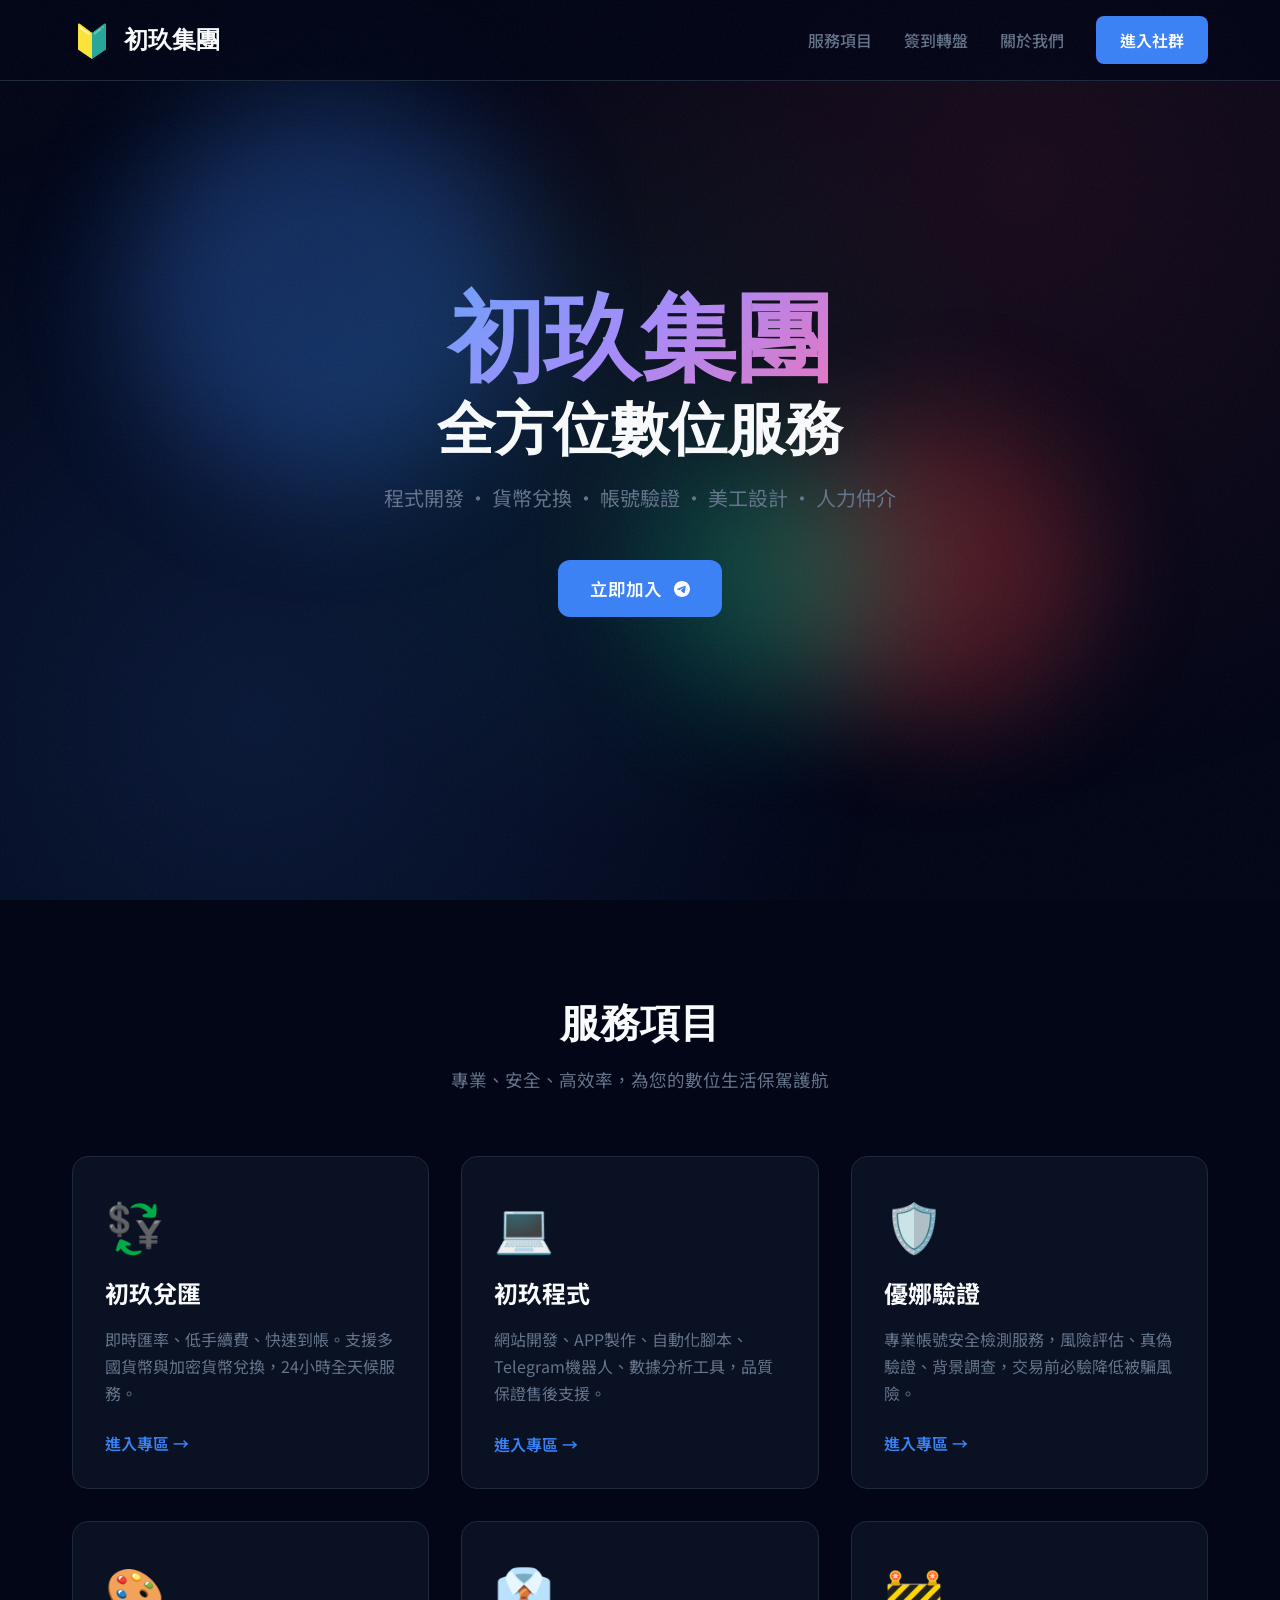
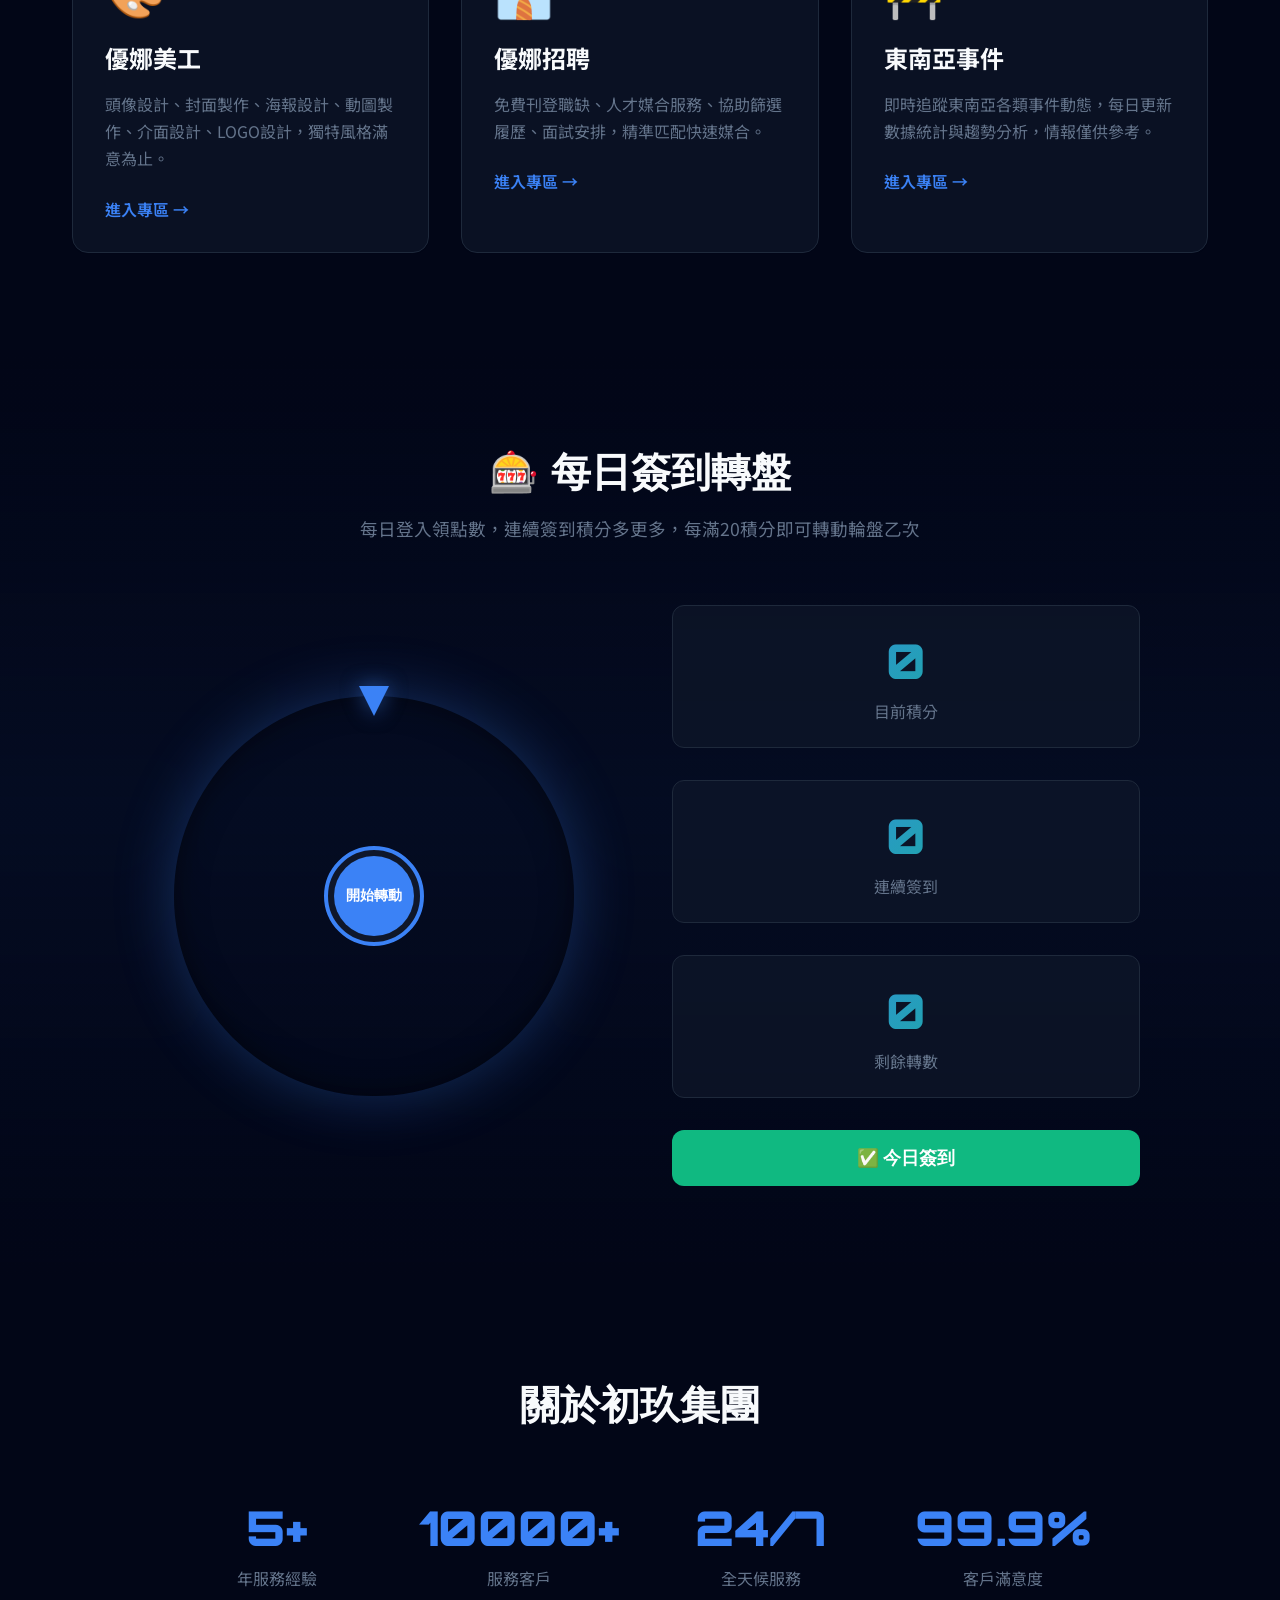
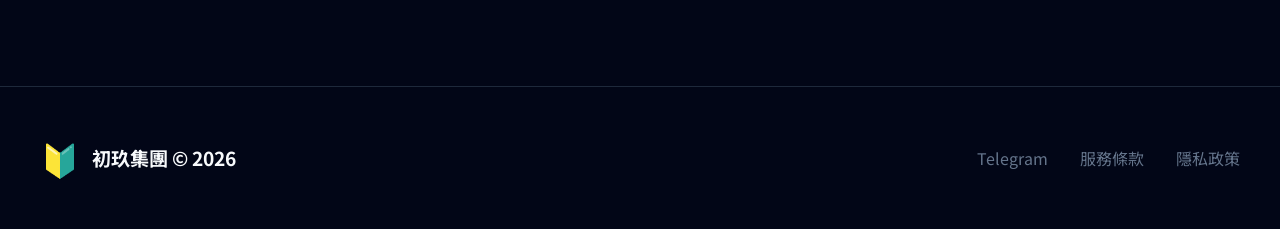
<file: web/index.html>
<!DOCTYPE html>
<html lang="zh-TW">
<head>
    <meta charset="UTF-8">
    <meta name="viewport" content="width=device-width, initial-scale=1.0">
    <title>初玖集團 | ChuJiu Group</title>
    <link rel="preconnect" href="https://fonts.googleapis.com">
    <link rel="preconnect" href="https://fonts.gstatic.com" crossorigin>
    <link href="https://fonts.googleapis.com/css2?family=Noto+Sans+TC:wght@100;300;400;500;700;900&family=Orbitron:wght@400;500;600;700;800;900&display=swap" rel="stylesheet">
    <link rel="stylesheet" href="css/main.css">
</head>
<body>
    <div id="noise"></div>
    <div id="gradient-bg"></div>
    
    <nav class="navbar">
        <div class="nav-container">
            <div class="logo">
                <span class="logo-icon">🔰</span>
                <span class="logo-text">初玖集團</span>
            </div>
            <div class="nav-links">
                <a href="#services" class="nav-link">服務項目</a>
                <a href="#wheel" class="nav-link">簽到轉盤</a>
                <a href="#about" class="nav-link">關於我們</a>
                <a href="https://t.me/ChuNine79" target="_blank" class="nav-cta">進入社群</a>
            </div>
        </div>
    </nav>

    <section class="hero">
        <div class="hero-content">
            <h1 class="hero-title">
                <span class="line-1">初玖集團</span>
                <span class="line-2">全方位數位服務</span>
            </h1>
            <p class="hero-subtitle">程式開發 • 貨幣兌換 • 帳號驗證 • 美工設計 • 人力仲介</p>
            <div class="hero-buttons">
                <a href="https://t.me/ChuNine79" target="_blank" class="btn btn-primary">
                    <span>立即加入</span>
                    <svg width="16" height="16" viewBox="0 0 24 24" fill="currentColor">
                        <path d="M12 0C5.373 0 0 5.373 0 12s5.373 12 12 12 12-5.373 12-12S18.627 0 12 0zm5.562 8.161c-.18 1.897-.962 6.502-1.359 8.627-.168.9-.5 1.201-.82 1.23-.697.064-1.226-.461-1.901-.903-1.056-.693-1.653-1.124-2.678-1.8-1.185-.78-.417-1.21.258-1.91.177-.184 3.247-2.977 3.307-3.23.007-.032.014-.15-.056-.212s-.174-.041-.249-.024c-1.076.24-3.521 2.349-5.003 3.301-.477.309-.909.461-1.297.455-.425-.008-1.252-.242-1.865-.442-.752-.244-1.349-.374-1.297-.789.027-.216.325-.437.893-.663 3.498-1.524 5.831-2.529 6.998-3.014 3.332-1.386 4.025-1.627 4.476-1.635.099-.002.321.023.465.141.121.099.154.232.17.334.015.1.034.322.018.478z"/>
                    </svg>
                </a>
            </div>
        </div>
        <div class="hero-deco">
            <div class="deco-circle circle-1"></div>
            <div class="deco-circle circle-2"></div>
            <div class="deco-circle circle-3"></div>
        </div>
    </section>

    <section id="services" class="services">
        <div class="section-header">
            <h2>服務項目</h2>
            <p>專業、安全、高效率，為您的數位生活保駕護航</p>
        </div>
        <div class="services-grid">
            <div class="service-card exchange">
                <div class="card-icon">💱</div>
                <h3>初玖兌匯</h3>
                <p>即時匯率、低手續費、快速到帳。支援多國貨幣與加密貨幣兌換，24小時全天候服務。</p>
                <a href="https://t.me/ChuNine79/2461" target="_blank" class="card-link">進入專區 →</a>
            </div>
            <div class="service-card dev">
                <div class="card-icon">💻</div>
                <h3>初玖程式</h3>
                <p>網站開發、APP製作、自動化腳本、Telegram機器人、數據分析工具，品質保證售後支援。</p>
                <a href="https://t.me/ChuNine79/2486" target="_blank" class="card-link">進入專區 →</a>
            </div>
            <div class="service-card verify">
                <div class="card-icon">🛡️</div>
                <h3>優娜驗證</h3>
                <p>專業帳號安全檢測服務，風險評估、真偽驗證、背景調查，交易前必驗降低被騙風險。</p>
                <a href="https://t.me/ChuNine79/2472" target="_blank" class="card-link">進入專區 →</a>
            </div>
            <div class="service-card design">
                <div class="card-icon">🎨</div>
                <h3>優娜美工</h3>
                <p>頭像設計、封面製作、海報設計、動圖製作、介面設計、LOGO設計，獨特風格滿意為止。</p>
                <a href="https://t.me/ChuNine79/2463" target="_blank" class="card-link">進入專區 →</a>
            </div>
            <div class="service-card recruit">
                <div class="card-icon">👔</div>
                <h3>優娜招聘</h3>
                <p>免費刊登職缺、人才媒合服務、協助篩選履歷、面試安排，精準匹配快速媒合。</p>
                <a href="https://t.me/ChuNine79/2478" target="_blank" class="card-link">進入專區 →</a>
            </div>
            <div class="service-card event">
                <div class="card-icon">🚧</div>
                <h3>東南亞事件</h3>
                <p>即時追蹤東南亞各類事件動態，每日更新數據統計與趨勢分析，情報僅供參考。</p>
                <a href="https://t.me/ChuNine79/2445" target="_blank" class="card-link">進入專區 →</a>
            </div>
        </div>
    </section>

    <section id="wheel" class="wheel-section">
        <div class="section-header">
            <h2>🎰 每日簽到轉盤</h2>
            <p>每日登入領點數，連續簽到積分多更多，每滿20積分即可轉動輪盤乙次</p>
        </div>
        <div class="wheel-container">
            <div class="wheel-wrapper">
                <canvas id="wheel-canvas" width="400" height="400"></canvas>
                <div class="wheel-center">
                    <button id="spin-btn" class="spin-button">
                        <span>開始轉動</span>
                    </button>
                </div>
                <div class="wheel-pointer"></div>
            </div>
            <div class="wheel-info">
                <div class="stats-card">
                    <div class="stat-value" id="user-points">0</div>
                    <div class="stat-label">目前積分</div>
                </div>
                <div class="stats-card">
                    <div class="stat-value" id="streak">0</div>
                    <div class="stat-label">連續簽到</div>
                </div>
                <div class="stats-card">
                    <div class="stat-value" id="spins-left">0</div>
                    <div class="stat-label">剩餘轉數</div>
                </div>
                <button id="checkin-btn" class="checkin-button">
                    ✅ 今日簽到
                </button>
            </div>
        </div>
    </section>

    <section id="about" class="about">
        <div class="about-content">
            <h2>關於初玖集團</h2>
            <div class="about-grid">
                <div class="about-item">
                    <div class="about-number">5+</div>
                    <div class="about-text">年服務經驗</div>
                </div>
                <div class="about-item">
                    <div class="about-number">10000+</div>
                    <div class="about-text">服務客戶</div>
                </div>
                <div class="about-item">
                    <div class="about-number">24/7</div>
                    <div class="about-text">全天候服務</div>
                </div>
                <div class="about-item">
                    <div class="about-number">99.9%</div>
                    <div class="about-text">客戶滿意度</div>
                </div>
            </div>
        </div>
    </section>

    <footer class="footer">
        <div class="footer-content">
            <div class="footer-logo">
                <span class="logo-icon">🔰</span>
                <span>初玖集團 © 2026</span>
            </div>
            <div class="footer-links">
                <a href="https://t.me/ChuNine79" target="_blank">Telegram</a>
                <a href="#">服務條款</a>
                <a href="#">隱私政策</a>
            </div>
        </div>
    </footer>

    <script src="js/wheel.js"></script>
    <script src="js/main.js"></script>
</body>
</html>
</file>
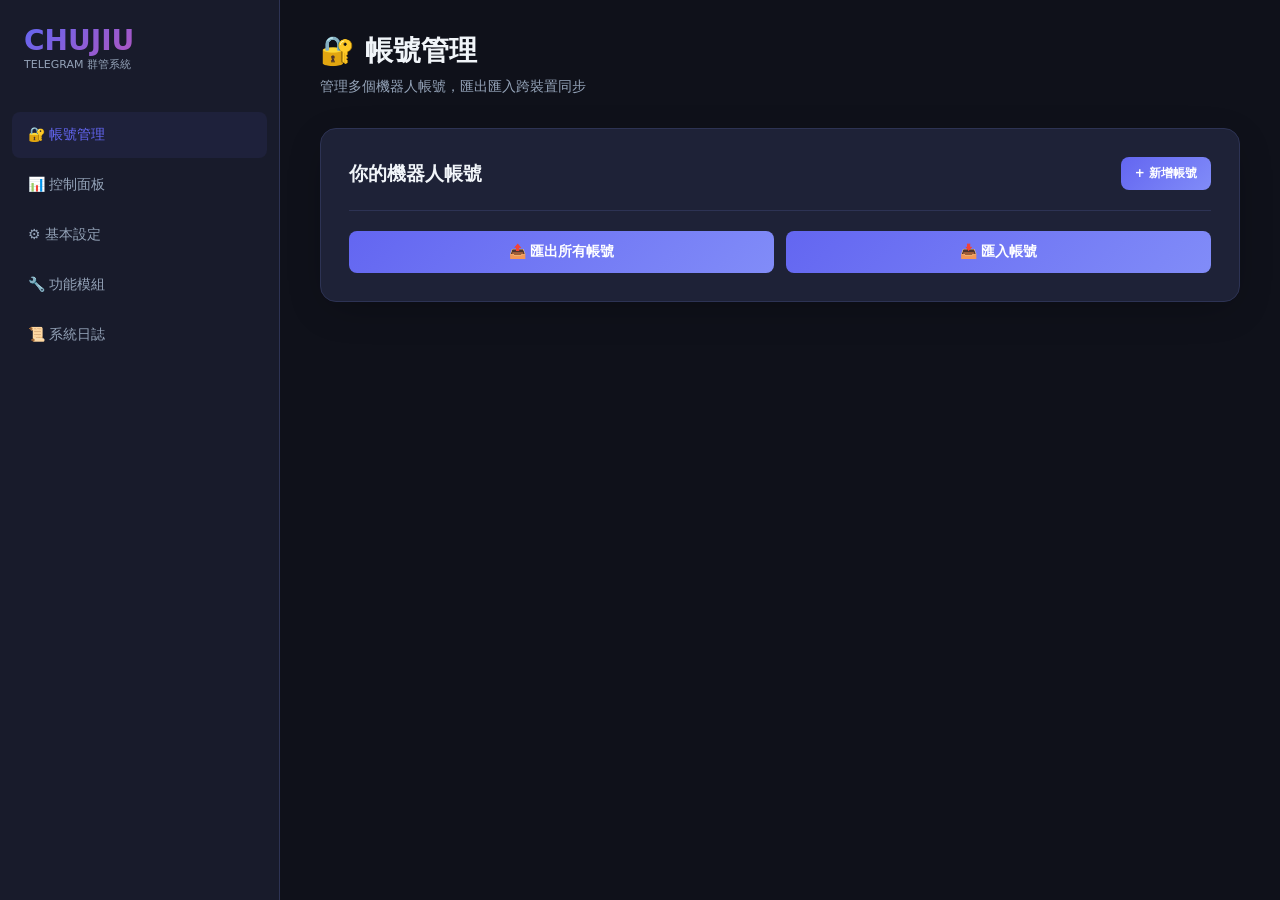
<file: client.html>
<!DOCTYPE html>
<html>
<head>
<meta charset="UTF-8">
<title>初玖 群管系統</title>
<style>
*{margin:0;padding:0;box-sizing:border-box}
body{background:#0f111a;color:#f1f5f9;font-family:system-ui,-apple-system,sans-serif}
.container{display:grid;grid-template-columns:280px 1fr;min-height:100vh}
.sidebar{background:#181b2b;border-right:1px solid #2d3354;padding:24px 0;position:fixed;height:100vh;width:280px}
.logo{padding:0 24px;margin-bottom:40px}
.logo h1{font-size:28px;font-weight:900;background:linear-gradient(135deg,#6366f1,#ec4899);-webkit-background-clip:text;-webkit-text-fill-color:transparent}
.nav-item{margin:4px 12px}
.nav-link{display:flex;align-items:center;gap:14px;padding:14px 16px;border-radius:8px;color:#94a3b8;text-decoration:none;font-size:14px;font-weight:500;cursor:pointer}
.nav-link:hover,.nav-link.active{background:rgba(99,102,241,0.08);color:#6366f1}
.main{grid-column:2;padding:32px 40px}
.page-header{margin-bottom:32px}
.page-title{font-size:28px;font-weight:700;margin-bottom:8px}
.page-subtitle{color:#94a3b8;font-size:14px}
.card{background:#1e2237;border:1px solid #2d3354;border-radius:16px;padding:28px;margin-bottom:24px;box-shadow:0 10px 40px -10px rgba(0,0,0,0.3)}
.card-header{display:flex;justify-content:space-between;align-items:center;margin-bottom:20px}
.btn{padding:12px 24px;border-radius:8px;border:none;font-size:14px;font-weight:600;cursor:pointer;font-family:inherit}
.btn-primary{background:linear-gradient(135deg,#6366f1,#818cf8);color:white}
.btn-success{background:#10b981;color:white}
.btn-danger{background:#ef4444;color:white}
.btn-sm{padding:8px 14px;font-size:12px}
.account-item{padding:16px;background:rgba(0,0,0,0.2);border-radius:12px;margin-bottom:12px;display:flex;align-items:center;gap:16px}
.account-avatar{width:50px;height:50px;border-radius:12px;background:linear-gradient(135deg,#6366f1,#ec4899);display:flex;align-items:center;justify-content:center;color:white;font-weight:bold;font-size:18px}
.account-info{flex:1}
.account-name{font-weight:600;font-size:15px}
.account-meta{font-size:12px;color:#94a3b8;margin-top:2px}
.btn-group{display:flex;gap:8px}
.form-label{display:block;font-size:13px;color:#94a3b8;margin-bottom:8px;font-weight:500}
.form-input{width:100%;padding:12px 16px;background:#181b2b;border:1px solid #2d3354;border-radius:8px;color:#f1f5f9;font-size:14px;margin-bottom:16px;font-family:inherit}
.toggle-row{display:flex;justify-content:space-between;align-items:center;padding:14px 0;border-bottom:1px solid #2d3354}
.toggle{width:44px;height:24px;background:#2d3354;border-radius:12px;cursor:pointer;position:relative}
.toggle.active{background:#6366f1}
.toggle::after{content:'';position:absolute;width:18px;height:18px;background:white;border-radius:50%;top:3px;left:3px;transition:all 0.2s}
.toggle.active::after{left:23px}
.modal-overlay{position:fixed;inset:0;background:rgba(0,0,0,0.7);display:flex;align-items:center;justify-content:center;z-index:1000}
.modal{background:#1e2237;border-radius:16px;width:480px;max-width:90%;border:1px solid #2d3354}
.modal-header{padding:24px 24px 0 24px;display:flex;justify-content:space-between;align-items:center}
.modal-body{padding:24px}
.modal-footer{padding:0 24px 24px 24px;display:flex;justify-content:flex-end;gap:12px}
.hidden{display:none!important}
.log-panel{background:#0a0b10;padding:16px;border-radius:12px;font-family:monospace;font-size:12px;height:280px;overflow-y:auto}
.log-entry{padding:4px 0;border-bottom:1px solid rgba(255,255,255,0.03)}
.log-time{color:#555;margin-right:8px}
.log-info{color:#06b6d4}
.log-success{color:#10b981}
.log-warning{color:#f59e0b}
.log-error{color:#ef4444}
.stats-grid{display:grid;grid-template-columns:repeat(4,1fr);gap:16px;margin-bottom:24px}
.stat-card{background:#1e2237;border:1px solid #2d3354;border-radius:12px;padding:20px}
.stat-value{font-size:28px;font-weight:700;color:#6366f1;margin-bottom:4px}
.stat-label{font-size:12px;color:#94a3b8}
</style>
</head>
<body>
<div class="container">
<aside class="sidebar">
<div class="logo"><h1>CHUJIU</h1><p style="font-size:11px;color:#94a3b8">TELEGRAM 群管系統</p></div>
<div>
<div class="nav-item"><div class="nav-link active" onclick="switchPage('accounts')">🔐 帳號管理</div></div>
<div class="nav-item"><div class="nav-link" onclick="switchPage('dashboard')">📊 控制面板</div></div>
<div class="nav-item"><div class="nav-link" onclick="switchPage('config')">⚙️ 基本設定</div></div>
<div class="nav-item"><div class="nav-link" onclick="switchPage('features')">🔧 功能模組</div></div>
<div class="nav-item"><div class="nav-link" onclick="switchPage('logs')">📜 系統日誌</div></div>
</div>
</aside>

<main class="main">
<!-- 帳號管理 -->
<div id="page-accounts" class="page">
<div class="page-header">
<h1 class="page-title">🔐 帳號管理</h1>
<p class="page-subtitle">管理多個機器人帳號，匯出匯入跨裝置同步</p>
</div>

<div class="card">
<div class="card-header">
<h3>你的機器人帳號</h3>
<button class="btn btn-primary btn-sm" onclick="showAddModal()">+ 新增帳號</button>
</div>
<div id="accountList"></div>
<div style="display:flex;gap:12px;margin-top:20px;padding-top:20px;border-top:1px solid #2d3354">
<button class="btn btn-primary" style="flex:1" onclick="exportAccounts()">📤 匯出所有帳號</button>
<button class="btn btn-primary" style="flex:1" onclick="showImportModal()">📥 匯入帳號</button>
</div>
</div>
</div>

<!-- 控制面板 -->
<div id="page-dashboard" class="page hidden">
<div class="page-header">
<h1 class="page-title">📊 控制面板</h1>
<p class="page-subtitle">機器人運行狀態實時監控</p>
</div>

<div class="stats-grid">
<div class="stat-card"><div class="stat-value" id="statMembers">0</div><div class="stat-label">群組成員</div></div>
<div class="stat-card"><div class="stat-value" id="statMessages">0</div><div class="stat-label">處理訊息</div></div>
<div class="stat-card"><div class="stat-value" id="statDeleted">0</div><div class="stat-label">刪除訊息</div></div>
<div class="stat-card"><div class="stat-value" id="statRestricted">0</div><div class="stat-label">限制用戶</div></div>
</div>

<div class="card">
<div class="card-header"><h3>機器人控制</h3></div>
<div style="display:flex;gap:12px">
<button class="btn btn-success" style="flex:1" onclick="startBot()">🚀 啟動機器人</button>
<button class="btn btn-danger" style="flex:1" onclick="stopBot()">⏹️ 停止機器人</button>
</div>
</div>
</div>

<!-- 基本設定 -->
<div id="page-config" class="page hidden">
<div class="page-header">
<h1 class="page-title">⚙️ 基本設定</h1>
<p class="page-subtitle">配置機器人核心參數</p>
</div>

<div class="card">
<div class="form-label">🤖 Bot Token</div>
<input type="text" class="form-input" id="configToken">

<div class="form-label">👥 群組 ID</div>
<input type="text" class="form-input" id="configGroupId">

<div class="form-label">👑 管理員 ID (每行一個)</div>
<textarea class="form-input" rows="4" id="configAdmins"></textarea>

<button class="btn btn-primary mt-4" onclick="saveConfig()">💾 儲存設定</button>
</div>
</div>

<!-- 功能模組 -->
<div id="page-features" class="page hidden">
<div class="page-header">
<h1 class="page-title">🔧 功能模組</h1>
<p class="page-subtitle">開啟或關閉各項群管功能</p>
</div>

<div class="card">
<div class="toggle-row"><div><h4 style="font-weight:500">🧹 自動刪除系統訊息</h4><p style="font-size:12px;color:#94a3b8">自動刪除成員加入、離開等系統訊息</p></div><div class="toggle active"></div></div>
<div class="toggle-row"><div><h4 style="font-weight:500">🚫 新成員自動限制</h4><p style="font-size:12px;color:#94a3b8">新成員加入時自動封鎖所有業務話題</p></div><div class="toggle active"></div></div>
<div class="toggle-row"><div><h4 style="font-weight:500">👋 自動歡迎訊息</h4><p style="font-size:12px;color:#94a3b8">新成員加入時發送驗證引導訊息</p></div><div class="toggle active"></div></div>
<div class="toggle-row"><div><h4 style="font-weight:500">✅ 簽到自動解鎖</h4><p style="font-size:12px;color:#94a3b8">成員完成簽到後自動開放發言權限</p></div><div class="toggle active"></div></div>
<div class="toggle-row"><div><h4 style="font-weight:500">🔄 話題按鈕自動重置</h4><p style="font-size:12px;color:#94a3b8">業務話題發言後自動恢復按鈕選單</p></div><div class="toggle active"></div></div>
<div class="toggle-row"><div><h4 style="font-weight:500">🔍 關鍵字過濾</h4><p style="font-size:12px;color:#94a3b8">自動偵測並刪除包含黑名單關鍵字的訊息</p></div><div class="toggle"></div></div>
</div>
</div>

<!-- 系統日誌 -->
<div id="page-logs" class="page hidden">
<div class="page-header">
<h1 class="page-title">📜 系統日誌</h1>
<p class="page-subtitle">完整操作記錄與除錯日誌</p>
</div>

<div class="card">
<div class="log-panel" id="logPanel">
<div class="log-entry"><span class="log-time">[00:00:00]</span> <span class="log-info">系統就緒，等待啟動</span></div>
</div>
</div>
</div>

</main>
</div>

<!-- 新增帳號彈窗 -->
<div id="addModal" class="modal-overlay hidden">
<div class="modal">
<div class="modal-header">
<h3>新增機器人帳號</h3>
<button onclick="closeModal('addModal')" style="background:none;border:none;color:#94a3b8;cursor:pointer;font-size:18px">✕</button>
</div>
<div class="modal-body">
<label class="form-label">帳號名稱</label>
<input type="text" class="form-input" id="acc_name" placeholder="例如：初玖主機器人">
<label class="form-label">Bot Token</label>
<input type="text" class="form-input" id="acc_token" placeholder="123456789:ABCdefGhIJKlmNoPQRsTUVwxyZ">
<label class="form-label">群組 ID</label>
<input type="text" class="form-input" id="acc_group" placeholder="-1001234567890">
</div>
<div class="modal-footer">
<button class="btn btn-primary" onclick="saveAccount()">儲存帳號</button>
</div>
</div>
</div>

<!-- 匯入彈窗 -->
<div id="importModal" class="modal-overlay hidden">
<div class="modal">
<div class="modal-header">
<h3>匯入帳號</h3>
<button onclick="closeModal('importModal')" style="background:none;border:none;color:#94a3b8;cursor:pointer;font-size:18px">✕</button>
</div>
<div class="modal-body">
<label class="form-label">貼上你從其他裝置複製的匯出編碼</label>
<textarea class="form-input" rows="5" id="import_data" placeholder="貼上編碼..."></textarea>
</div>
<div class="modal-footer">
<button class="btn btn-primary" onclick="doImport()">開始匯入</button>
</div>
</div>
</div>

<script>
// 多帳號管理系統
class AccountManager{constructor(){this.accounts=this.load();this.current=null}
load(){try{return JSON.parse(localStorage.getItem('chujiu_accounts')||'{}')}catch(e){return {}}
save(){localStorage.setItem('chujiu_accounts',JSON.stringify(this.accounts))}
add(name,token,group){const id=Date.now().toString(36);this.accounts[id]={id,name,token,group,created:new Date().toISOString(),lastUsed:new Date().toISOString()};this.save();return id}
delete(id){delete this.accounts[id];this.save()}
exportAll(){return btoa(JSON.stringify(this.accounts))}
importAll(code){try{this.accounts=JSON.parse(atob(code));this.save();return true}catch(e){return false}}
list(){return Object.values(this.accounts).sort((a,b)=>new Date(b.lastUsed)-new Date(a.lastUsed))}
select(id){this.current=id;this.accounts[id].lastUsed=new Date().toISOString();this.save()}
}

const Accounts = new AccountManager()
let botRunning = false

// 頁面切換
function switchPage(page) {
    document.querySelectorAll('.nav-link').forEach(x=>x.classList.remove('active'))
    event.target.classList.add('active')
    document.querySelectorAll('.page').forEach(p=>p.classList.add('hidden'))
    document.getElementById('page-'+page).classList.remove('hidden')
}

// 切換開關
document.querySelectorAll('.toggle').forEach(t=>{
    t.addEventListener('click',function(){this.classList.toggle('active')})
})

// 渲染帳號列表
function renderAccounts(){
    const list = document.getElementById('accountList')
    const accounts = Accounts.list()
    if(accounts.length===0){
        list.innerHTML=`<div style="text-align:center;padding:40px 0;color:#94a3b8"><div style="font-size:40px;margin-bottom:12px">🔑</div><p>還沒有儲存任何帳號</p><button class="btn btn-primary" style="margin-top:16px" onclick="showAddModal()">新增第一個帳號</button></div>`
        return
    }
    list.innerHTML=accounts.map(a=>`
    <div class="account-item">
        <div class="account-avatar">${a.name.charAt(0).toUpperCase()}</div>
        <div class="account-info">
            <div class="account-name">${a.name}</div>
            <div class="account-meta">${a.group}</div>
        </div>
        <div class="btn-group">
            <button class="btn btn-primary btn-sm" onclick="Accounts.select('${a.id}');addLog('info','切換至帳號: ${a.name}');">切換</button>
            <button class="btn btn-danger btn-sm" onclick="deleteAccount('${a.id}')">刪除</button>
        </div>
    </div>
    `).join('')
}

function showAddModal(){document.getElementById('addModal').classList.remove('hidden')}
function showImportModal(){document.getElementById('importModal').classList.remove('hidden')}
function closeModal(id){document.getElementById(id).classList.add('hidden')}
function saveAccount(){
    Accounts.add(document.getElementById('acc_name').value,document.getElementById('acc_token').value,document.getElementById('acc_group').value)
    closeModal('addModal');renderAccounts();addLog('success','✅ 已儲存帳號: '+document.getElementById('acc_name').value)
}
function deleteAccount(id){if(confirm('確定要刪除這個帳號？')){Accounts.delete(id);renderAccounts()}}
function exportAccounts(){const code=Accounts.exportAll();navigator.clipboard.writeText(code);alert('✅ 所有帳號已經複製到剪貼簿');addLog('success','✅ 帳號已匯出')}
function doImport(){if(Accounts.importAll(document.getElementById('import_data').value)){closeModal('importModal');renderAccounts();addLog('success','✅ 匯入成功')}else{alert('❌ 編碼格式錯誤')}}

// 日誌
function addLog(type,text){
    const now = new Date()
    const time = now.toTimeString().slice(0,8)
    const panel = document.getElementById('logPanel')
    const entry = document.createElement('div')
    entry.className='log-entry'
    entry.innerHTML=`<span class="log-time">[${time}]</span> <span class="log-${type}">${text}</span>`
    panel.appendChild(entry)
    panel.scrollTop=panel.scrollHeight
}

function saveConfig(){addLog('success','✅ 設定已儲存')}

function startBot(){
    if(botRunning) return
    botRunning = true
    addLog('success','✅ 機器人啟動成功')
    addLog('info','🔌 已連接 Telegram API')
    addLog('info','👂 開始接收群組訊息')
}

function stopBot(){
    if(!botRunning) return
    botRunning = false
    addLog('warning','⏹️ 機器人已停止')
}

// 初始化
renderAccounts()
</script>
</body>
</html>
</file>
<file: web/css/main.css>
:root {
    --primary: #3b82f6;
    --primary-dark: #2563eb;
    --danger: #ef4444;
    --success: #10b981;
    --warning: #f59e0b;
    --dark: #0f172a;
    --darker: #020617;
    --light: #f8fafc;
    --muted: #64748b;
    --border: #1e293b;
    --glass: rgba(15, 23, 42, 0.7);
}

* {
    margin: 0;
    padding: 0;
    box-sizing: border-box;
}

html {
    scroll-behavior: smooth;
}

body {
    font-family: 'Noto Sans TC', sans-serif;
    background: var(--darker);
    color: var(--light);
    overflow-x: hidden;
    position: relative;
    min-height: 100vh;
}

#noise {
    position: fixed;
    top: 0;
    left: 0;
    width: 100%;
    height: 100%;
    pointer-events: none;
    z-index: 1000;
    opacity: 0.03;
    background-image: url("data:image/svg+xml,%3Csvg viewBox='0 0 400 400' xmlns='http://www.w3.org/2000/svg'%3E%3Cfilter id='noiseFilter'%3E%3CfeTurbulence type='fractalNoise' baseFrequency='0.9' numOctaves='3' stitchTiles='stitch'/%3E%3C/filter%3E%3Crect width='100%25' height='100%25' filter='url(%23noiseFilter)'/%3E%3C/svg%3E");
}

#gradient-bg {
    position: fixed;
    top: 0;
    left: 0;
    width: 100%;
    height: 100%;
    background: 
        radial-gradient(circle at 20% 80%, rgba(59, 130, 246, 0.15) 0%, transparent 50%),
        radial-gradient(circle at 80% 20%, rgba(239, 68, 68, 0.1) 0%, transparent 50%),
        radial-gradient(circle at 50% 50%, rgba(16, 185, 129, 0.08) 0%, transparent 50%);
    pointer-events: none;
    z-index: 0;
}

.navbar {
    position: fixed;
    top: 0;
    left: 0;
    width: 100%;
    z-index: 999;
    backdrop-filter: blur(20px);
    background: rgba(2, 6, 23, 0.8);
    border-bottom: 1px solid var(--border);
}

.nav-container {
    max-width: 1200px;
    margin: 0 auto;
    padding: 1rem 2rem;
    display: flex;
    justify-content: space-between;
    align-items: center;
}

.logo {
    display: flex;
    align-items: center;
    gap: 0.75rem;
    font-size: 1.5rem;
    font-weight: 700;
    font-family: 'Orbitron', monospace;
}

.logo-icon {
    font-size: 2rem;
}

.nav-links {
    display: flex;
    align-items: center;
    gap: 2rem;
}

.nav-link {
    color: var(--muted);
    text-decoration: none;
    font-weight: 500;
    transition: all 0.3s ease;
    position: relative;
}

.nav-link:hover {
    color: var(--light);
}

.nav-cta {
    background: var(--primary);
    color: white;
    padding: 0.75rem 1.5rem;
    border-radius: 8px;
    text-decoration: none;
    font-weight: 600;
    transition: all 0.3s ease;
}

.nav-cta:hover {
    background: var(--primary-dark);
    transform: translateY(-2px);
    box-shadow: 0 10px 40px rgba(59, 130, 246, 0.3);
}

.hero {
    min-height: 100vh;
    display: flex;
    align-items: center;
    justify-content: center;
    padding: 6rem 2rem;
    position: relative;
    overflow: hidden;
}

.hero-content {
    text-align: center;
    z-index: 10;
}

.hero-title {
    font-size: clamp(2.5rem, 8vw, 6rem);
    font-weight: 900;
    line-height: 1.1;
    margin-bottom: 1.5rem;
    font-family: 'Orbitron', monospace;
}

.line-1 {
    display: block;
    background: linear-gradient(135deg, #60a5fa, #a78bfa, #f472b6);
    -webkit-background-clip: text;
    -webkit-text-fill-color: transparent;
    background-clip: text;
}

.line-2 {
    display: block;
    font-size: 0.6em;
    margin-top: 0.5rem;
}

.hero-subtitle {
    font-size: 1.25rem;
    color: var(--muted);
    margin-bottom: 3rem;
    max-width: 600px;
    margin-left: auto;
    margin-right: auto;
}

.hero-buttons {
    display: flex;
    gap: 1rem;
    justify-content: center;
    flex-wrap: wrap;
}

.btn {
    display: inline-flex;
    align-items: center;
    gap: 0.75rem;
    padding: 1rem 2rem;
    border-radius: 12px;
    font-weight: 600;
    font-size: 1.1rem;
    text-decoration: none;
    transition: all 0.3s ease;
    border: none;
    cursor: pointer;
}

.btn-primary {
    background: var(--primary);
    color: white;
}

.btn-primary:hover {
    background: var(--primary-dark);
    transform: translateY(-3px);
    box-shadow: 0 20px 60px rgba(59, 130, 246, 0.4);
}

.hero-deco {
    position: absolute;
    width: 100%;
    height: 100%;
    top: 0;
    left: 0;
    pointer-events: none;
    z-index: 0;
}

.deco-circle {
    position: absolute;
    border-radius: 50%;
    filter: blur(60px);
    opacity: 0.3;
    animation: float 8s ease-in-out infinite;
}

.circle-1 {
    width: 400px;
    height: 400px;
    background: var(--primary);
    top: 10%;
    left: 10%;
    animation-delay: 0s;
}

.circle-2 {
    width: 300px;
    height: 300px;
    background: var(--danger);
    bottom: 20%;
    right: 15%;
    animation-delay: 2s;
}

.circle-3 {
    width: 250px;
    height: 250px;
    background: var(--success);
    top: 50%;
    right: 30%;
    animation-delay: 4s;
}

@keyframes float {
    0%, 100% { transform: translateY(0px); }
    50% { transform: translateY(-30px); }
}

.services {
    padding: 6rem 2rem;
    max-width: 1200px;
    margin: 0 auto;
    position: relative;
    z-index: 10;
}

.section-header {
    text-align: center;
    margin-bottom: 4rem;
}

.section-header h2 {
    font-size: 2.5rem;
    font-weight: 700;
    margin-bottom: 1rem;
    font-family: 'Orbitron', monospace;
}

.section-header p {
    font-size: 1.1rem;
    color: var(--muted);
    max-width: 600px;
    margin: 0 auto;
}

.services-grid {
    display: grid;
    grid-template-columns: repeat(auto-fit, minmax(320px, 1fr));
    gap: 2rem;
}

.service-card {
    background: var(--glass);
    border: 1px solid var(--border);
    border-radius: 16px;
    padding: 2rem;
    backdrop-filter: blur(10px);
    transition: all 0.4s cubic-bezier(0.175, 0.885, 0.32, 1.275);
    position: relative;
    overflow: hidden;
}

.service-card::before {
    content: '';
    position: absolute;
    top: 0;
    left: 0;
    width: 100%;
    height: 4px;
    opacity: 0;
    transition: opacity 0.3s ease;
}

.service-card.exchange::before { background: var(--warning); }
.service-card.dev::before { background: var(--primary); }
.service-card.verify::before { background: var(--success); }
.service-card.design::before { background: #f472b6; }
.service-card.recruit::before { background: #a78bfa; }
.service-card.event::before { background: var(--danger); }

.service-card:hover {
    transform: translateY(-8px);
    border-color: rgba(255,255,255,0.2);
    box-shadow: 0 30px 60px rgba(0,0,0,0.3);
}

.service-card:hover::before {
    opacity: 1;
}

.card-icon {
    font-size: 3rem;
    margin-bottom: 1rem;
}

.service-card h3 {
    font-size: 1.5rem;
    font-weight: 700;
    margin-bottom: 1rem;
}

.service-card p {
    color: var(--muted);
    line-height: 1.7;
    margin-bottom: 1.5rem;
}

.card-link {
    color: var(--primary);
    text-decoration: none;
    font-weight: 600;
    display: inline-flex;
    align-items: center;
    gap: 0.5rem;
    transition: all 0.3s ease;
}

.card-link:hover {
    gap: 1rem;
}

.wheel-section {
    padding: 6rem 2rem;
    background: linear-gradient(180deg, var(--darker) 0%, rgba(59, 130, 246, 0.05) 50%, var(--darker) 100%);
    position: relative;
    z-index: 10;
}

.wheel-container {
    max-width: 1000px;
    margin: 0 auto;
    display: grid;
    grid-template-columns: 1fr 1fr;
    gap: 4rem;
    align-items: center;
}

.wheel-wrapper {
    position: relative;
    width: 400px;
    height: 400px;
    margin: 0 auto;
}

#wheel-canvas {
    width: 100%;
    height: 100%;
    border-radius: 50%;
    box-shadow: 0 0 60px rgba(59, 130, 246, 0.3), inset 0 0 30px rgba(0,0,0,0.5);
}

.wheel-center {
    position: absolute;
    top: 50%;
    left: 50%;
    transform: translate(-50%, -50%);
    width: 100px;
    height: 100px;
    border-radius: 50%;
    background: var(--dark);
    border: 4px solid var(--primary);
    display: flex;
    align-items: center;
    justify-content: center;
    z-index: 10;
}

.spin-button {
    background: var(--primary);
    color: white;
    border: none;
    width: 80px;
    height: 80px;
    border-radius: 50%;
    font-weight: 700;
    cursor: pointer;
    transition: all 0.3s ease;
    font-size: 0.9rem;
}

.spin-button:hover:not(:disabled) {
    background: var(--primary-dark);
    transform: scale(1.05);
}

.spin-button:disabled {
    opacity: 0.5;
    cursor: not-allowed;
}

.wheel-pointer {
    position: absolute;
    top: -10px;
    left: 50%;
    transform: translateX(-50%);
    width: 0;
    height: 0;
    border-left: 15px solid transparent;
    border-right: 15px solid transparent;
    border-top: 30px solid var(--primary);
    z-index: 20;
    filter: drop-shadow(0 0 10px rgba(59, 130, 246, 0.5));
}

.wheel-info {
    display: flex;
    flex-direction: column;
    gap: 2rem;
}

.stats-card {
    background: var(--glass);
    border: 1px solid var(--border);
    border-radius: 12px;
    padding: 1.5rem;
    text-align: center;
}

.stat-value {
    font-size: 3rem;
    font-weight: 900;
    font-family: 'Orbitron', monospace;
    background: linear-gradient(135deg, var(--primary), var(--success));
    -webkit-background-clip: text;
    -webkit-text-fill-color: transparent;
    background-clip: text;
}

.stat-label {
    color: var(--muted);
    margin-top: 0.5rem;
}

.checkin-button {
    background: var(--success);
    color: white;
    border: none;
    padding: 1rem 2rem;
    border-radius: 12px;
    font-weight: 700;
    font-size: 1.1rem;
    cursor: pointer;
    transition: all 0.3s ease;
}

.checkin-button:hover:not(:disabled) {
    background: #059669;
    transform: translateY(-2px);
    box-shadow: 0 10px 40px rgba(16, 185, 129, 0.3);
}

.checkin-button:disabled {
    opacity: 0.5;
    cursor: not-allowed;
}

.about {
    padding: 6rem 2rem;
    max-width: 1000px;
    margin: 0 auto;
    position: relative;
    z-index: 10;
}

.about-content h2 {
    text-align: center;
    font-size: 2.5rem;
    font-weight: 700;
    margin-bottom: 4rem;
    font-family: 'Orbitron', monospace;
}

.about-grid {
    display: grid;
    grid-template-columns: repeat(4, 1fr);
    gap: 2rem;
}

.about-item {
    text-align: center;
}

.about-number {
    font-size: 3rem;
    font-weight: 900;
    font-family: 'Orbitron', monospace;
    margin-bottom: 0.5rem;
    color: var(--primary);
}

.about-text {
    color: var(--muted);
}

.footer {
    padding: 3rem 2rem;
    border-top: 1px solid var(--border);
    position: relative;
    z-index: 10;
}

.footer-content {
    max-width: 1200px;
    margin: 0 auto;
    display: flex;
    justify-content: space-between;
    align-items: center;
    flex-wrap: wrap;
    gap: 2rem;
}

.footer-logo {
    display: flex;
    align-items: center;
    gap: 0.75rem;
    font-weight: 700;
    font-size: 1.2rem;
}

.footer-links {
    display: flex;
    gap: 2rem;
}

.footer-links a {
    color: var(--muted);
    text-decoration: none;
    transition: color 0.3s ease;
}

.footer-links a:hover {
    color: var(--light);
}

@media (max-width: 768px) {
    .nav-links {
        display: none;
    }
    
    .wheel-container {
        grid-template-columns: 1fr;
    }
    
    .about-grid {
        grid-template-columns: repeat(2, 1fr);
    }
    
    .wheel-wrapper {
        width: 300px;
        height: 300px;
    }
}
</file>
